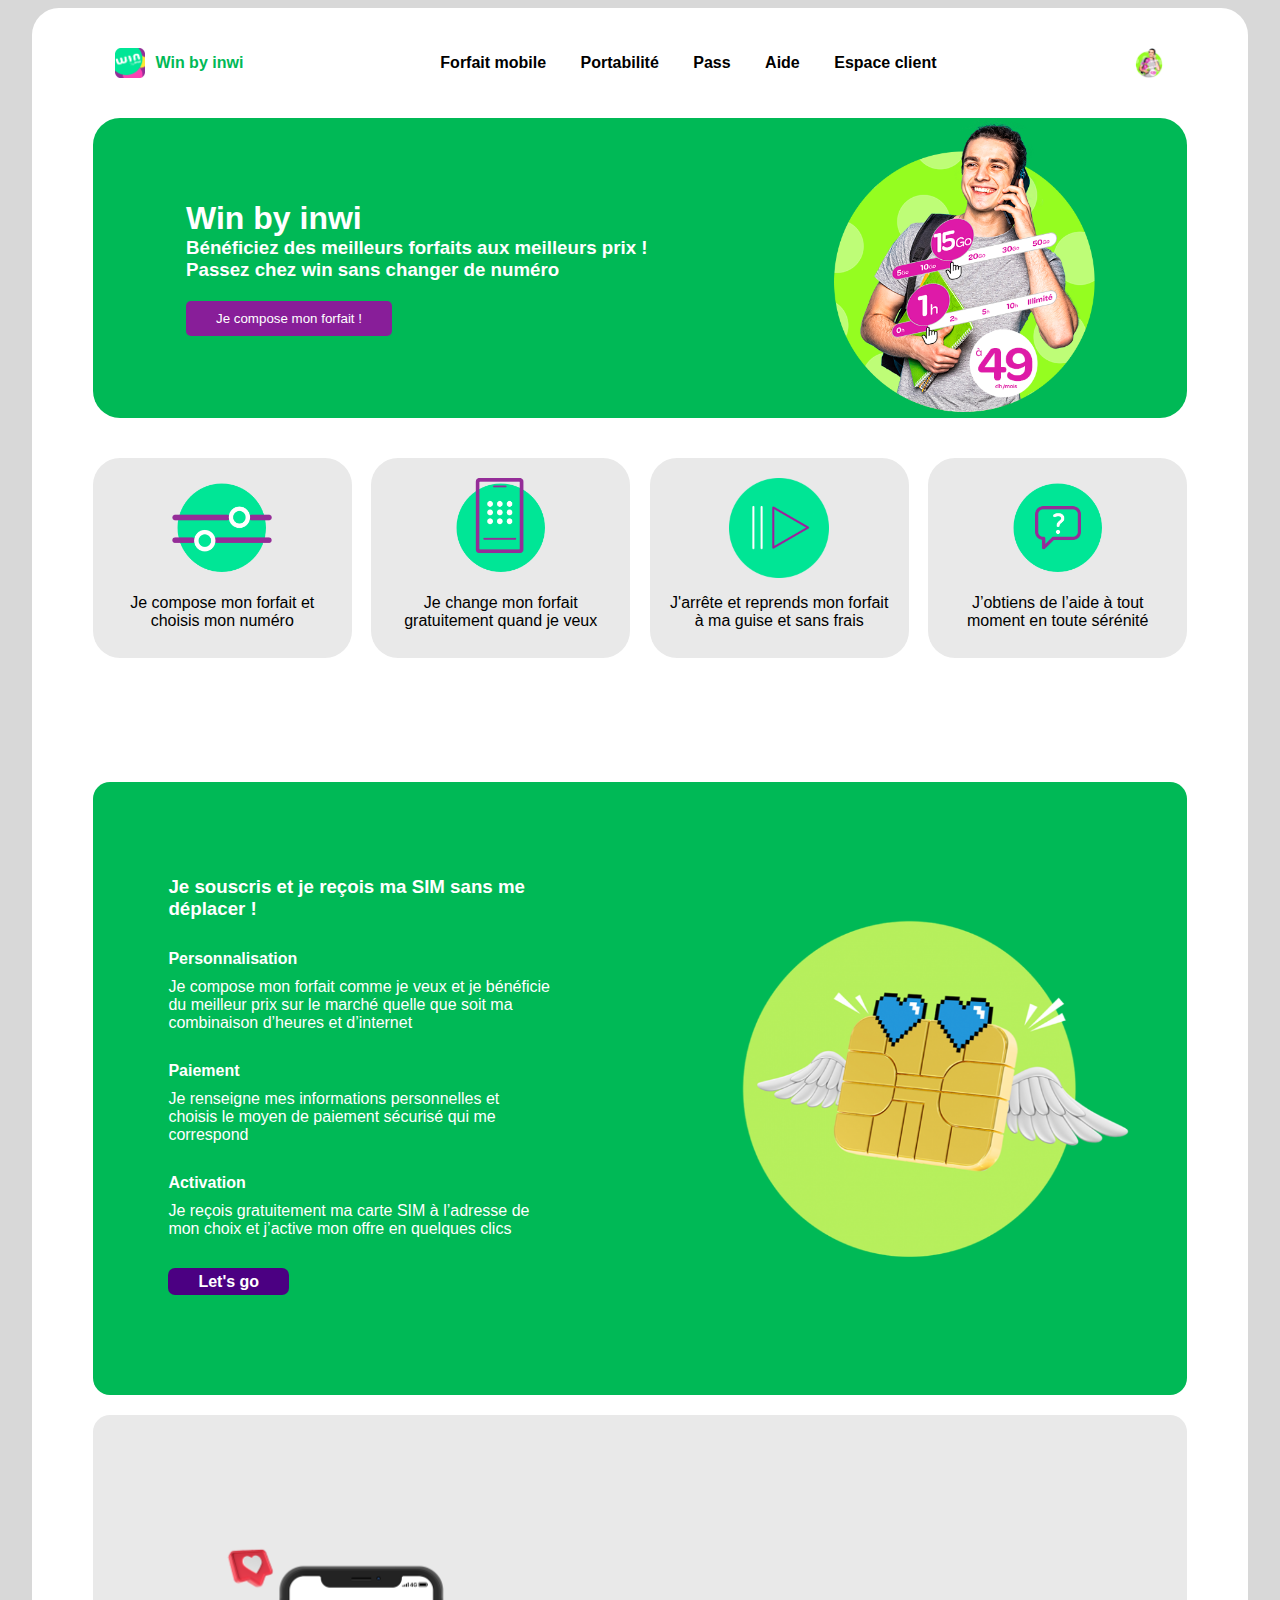
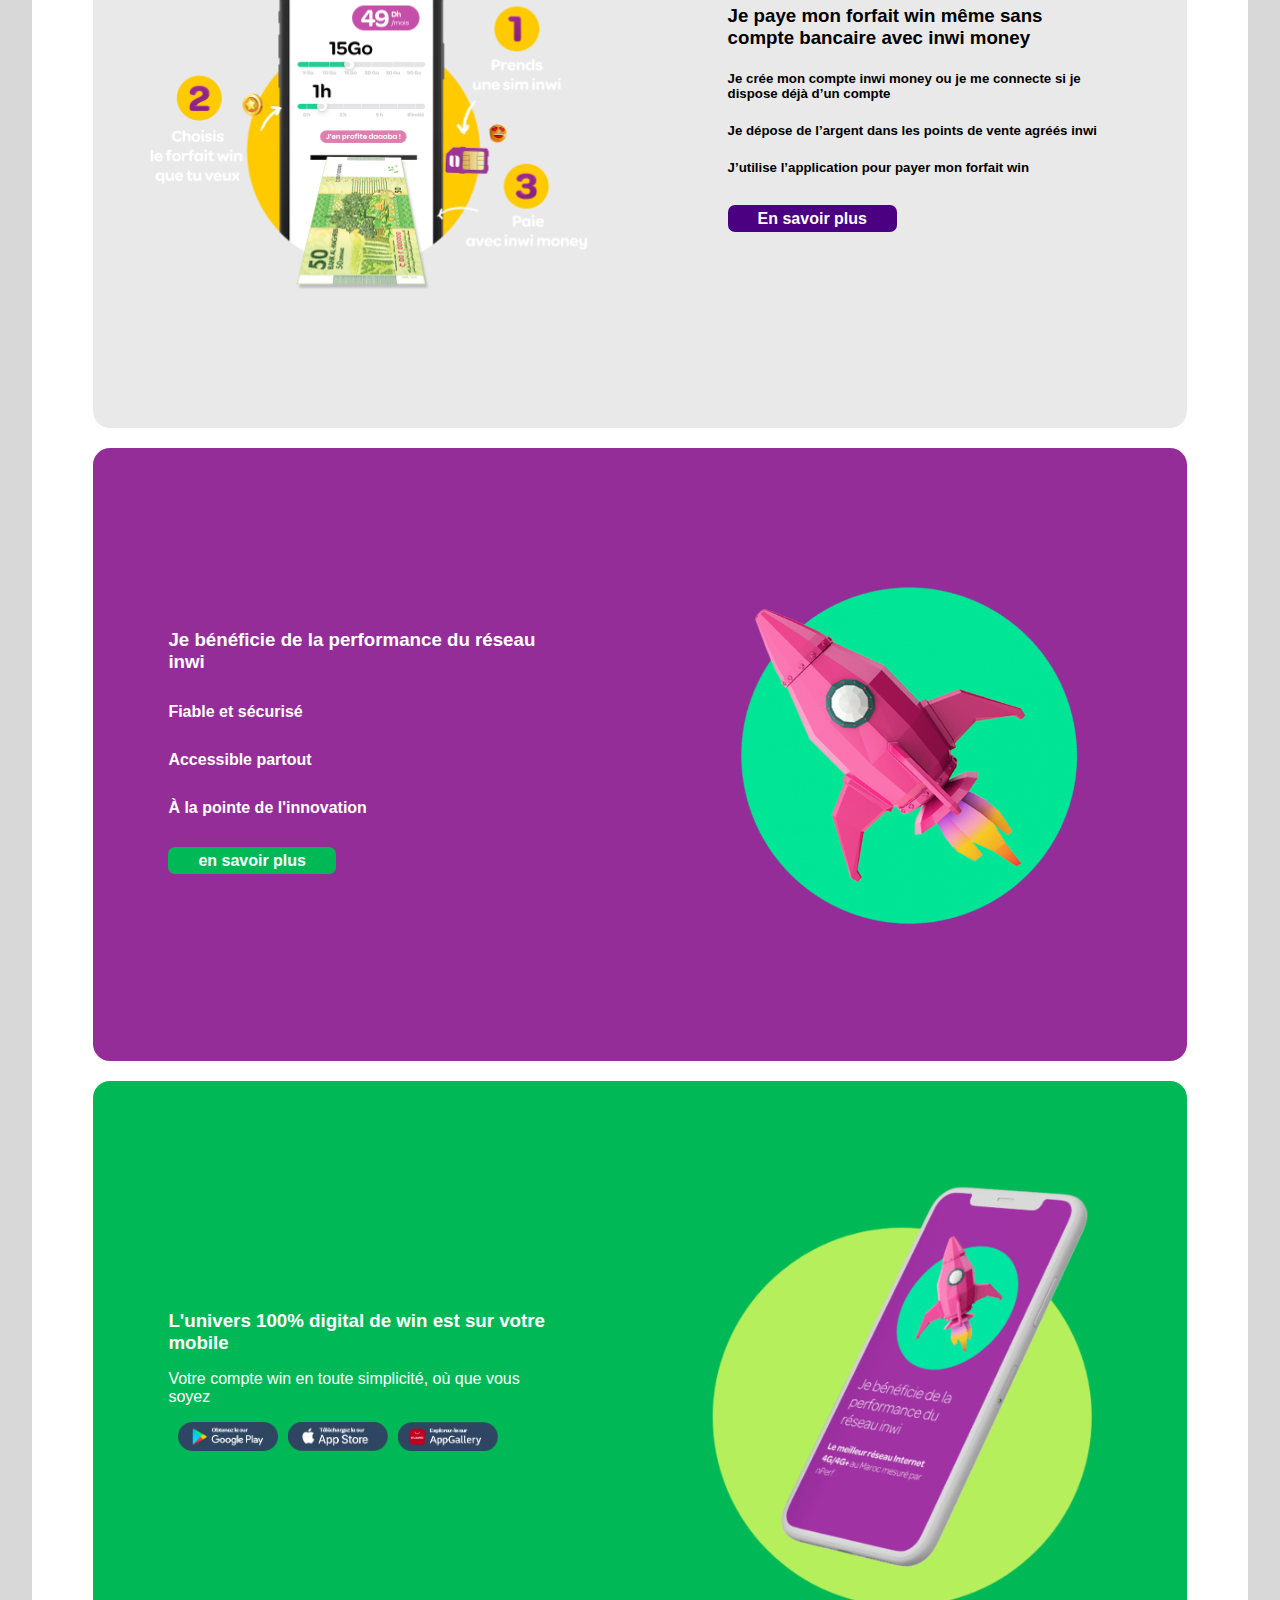
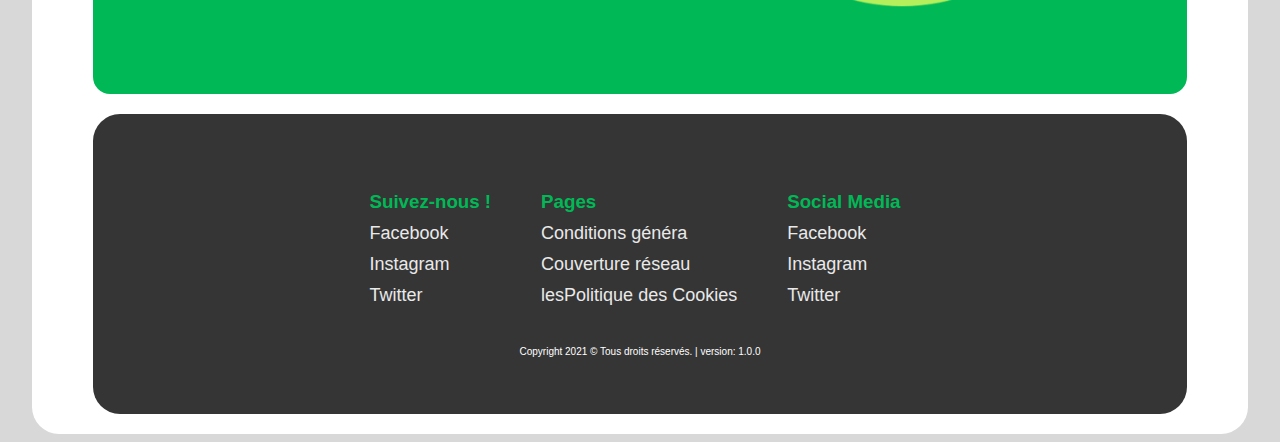
<file: index.html>
<!DOCTYPE html>
<html lang="en">

<head>
    <meta charset="UTF-8">
    <link rel="stylesheet" href="men.css">
    <link rel="shortcut icon" href="images/1200x630wa-removebg-preview.png" type="image/x-icon">
    <meta http-equiv="X-UA-Compatible" content="IE=edge">
    <link rel="stylesheet" href="https://pro.fontawesome.com/releases/v5.10.0/css/all.css"
        integrity="sha384-AYmEC3Yw5cVb3ZcuHtOA93w35dYTsvhLPVnYs9eStHfGJvOvKxVfELGroGkvsg+p" crossorigin="anonymous" />
    <meta name="viewport" content="width=device-width, initial-scale=1.0">
    <title>Win by Inwi</title>
</head>

<body>
    <div class="all-content">
        <div class="navigationbar">
            <i id="only-mobile" onclick="showhidNav()" class="fas fa-bars "></i>
            <div class="logo">
                <a class="logo" href="index.html"><img src="images/1200x630wa-removebg-preview.png" width="30" alt=""
                        srcset=""> Win
                    by inwi</a>
            </div>
            <div id="nanigation" class="nanigation hide">
                <a href="Forfaitmobile.html">Forfait mobile</a>
                <a href="portabilite.html">Portabilité</a>
                <a href="pass.html">Pass</a>
                <a href="aide.html">Aide</a>
                <a href="login.html">Espace client</a>
            </div>
            <div class="left-nav-items">
                <i class="fas fa-shopping-cart"></i>
                <div id="langue"><i class="fas fa-globe-europe"></i></div>
                <img src="images/sider.png" width="30" alt="" srcset="">
            </div>
        </div>
        <div class="slider">
            <div id="slider-items">
                <div>
                    <h1>Win by inwi</h1>
                    <h3>Bénéficiez des meilleurs forfaits aux meilleurs prix ! </h3>
                    <h3>Passez chez win sans changer de numéro </h3>
                </div>
                <button>Je compose mon forfait !</button>
            </div>
            <img src="images/sider.png" alt="" srcset="">
        </div>
        <div class="services">
            <div class="service-card">
                <img src="images/ser1.png" width="100" height="100" alt="" srcset="">
                <p>Je compose mon forfait et choisis mon numéro</p>
            </div>
            <div class="service-card">
                <img src="images/ser2.png" width="100" height="100" alt="" srcset="">
                <p>Je change mon forfait gratuitement quand je veux </p>
            </div>
            <div class="service-card">
                <img src="images/ser3.png" width="100" height="100" alt="" srcset="">
                <p>J'arrête et reprends mon forfait à ma guise et sans frais</p>
            </div>
            <div class="service-card">
                <img src="images/ser4.png" width="100" height="100" alt="" srcset="">
                <p>J’obtiens de l’aide à tout moment en toute sérénité</p>
            </div>
        </div>
        <!--  -->
        <div class="win-info green">
            <div class="info-text white-text">
                <h3>Je souscris et je reçois ma SIM sans me déplacer !</h3>
                <div class="info-content">
                    <h4><i class="fas fa-chevron-circle-down"></i> Personnalisation</h4>
                    <p>
                        Je compose mon forfait comme je veux et je bénéficie du meilleur prix sur le marché quelle que
                        soit
                        ma combinaison d’heures et d’internet
                    </p>
                </div>
                <div class="info-content">
                    <h4><i class="fas fa-chevron-circle-down"></i> Paiement </h4>
                    <p>
                        Je renseigne mes informations personnelles et choisis le moyen de paiement sécurisé qui me
                        correspond
                    </p>
                </div>
                <div class="info-content">
                    <h4><i class="fas fa-chevron-circle-down"></i> Activation</h4>
                    <p>
                        Je reçois gratuitement ma carte SIM à l’adresse de mon choix et j’active mon offre en quelques
                        clics
                    </p>
                </div>
                <div class="Lets-go">
                    <a href=""> Let's go</a>
                </div>
            </div>
            <img src="images/win1.png" alt="" srcset="">
        </div>
        <!--  -->
        <div class="win-info darkwhite">
            <img src="images/sider1.png" alt="" srcset="">
            <div class="info-text black-text">
                <h3>Je paye mon forfait win même sans compte bancaire avec inwi money</h3>
                <div class="info-content">
                    <h5><i class="fas fa-chevron-circle-down"></i> Je crée mon compte inwi money ou je me connecte si je
                        dispose déjà d’un compte</h5>
                </div>
                <div class="info-content">
                    <h5><i class="fas fa-chevron-circle-down"></i> Je dépose de l’argent dans les points de vente agréés
                        inwi </h5>
                </div>
                <div class="info-content">
                    <h5><i class="fas fa-chevron-circle-down"></i> J’utilise l’application pour payer mon forfait win
                    </h5>
                </div>
                <div class="Lets-go">
                    <a href=""> En savoir plus</a>
                </div>
            </div>
        </div>
        <!--  -->
        <div class="win-info inwi-color">
            <div class="info-text white-text">
                <h3>Je bénéficie de la performance du réseau inwi</h3>
                <div class="info-content">
                    <h4><i class="fas fa-chevron-circle-down"></i> Fiable et sécurisé</h4>
                </div>
                <div class="info-content">
                    <h4><i class="fas fa-chevron-circle-down"></i> Accessible partout </h4>
                </div>
                <div class="info-content">
                    <h4><i class="fas fa-chevron-circle-down"></i> À la pointe de l'innovation</h4>
                </div>
                <div class="Lets-go ">
                    <a class="green" href=""> en savoir plus</a>
                </div>
            </div>
            <img src="images/arm.png" alt="" srcset="">
        </div>
        <!--  -->
        <div class="win-info green">
            <div class="info-text white-text">
                <h3>L'univers 100% digital de win est sur votre mobile</h3>
                <p>Votre compte win en toute simplicité, où que vous soyez</p>
                <div class="app-content">
                    <div class="info-content">
                        <a href="http://"><img src="images/google-play.png" alt="" srcset=""></a>
                    </div>
                    <div class="info-content">
                        <a href="http://"><img src="images/app-store.png" alt="" srcset=""></a>
                    </div>
                    <div class="info-content">
                        <a href="http://"><img src="images/app-galery.png" alt="" srcset=""></a>
                    </div>
                </div>
                <!-- <div class="Lets-go ">
                    <a class="green" href=""> en savoir plus</a>
                </div> -->
            </div>
            <img src="images/phone.png" alt="" srcset="">
        </div>
        <footer>
            <div class="footer">
                <div class="foter-item">
                    <h3>Suivez-nous !</h3>
                    <a href="http://"><i class="fab fa-facebook"></i> Facebook</a>
                    <a href="http://"><i class="fab fa-instagram"></i> Instagram</a>
                    <a href="http://"><i class="fab fa-twitter"></i> Twitter</a>
                </div>
                <div class="foter-item">
                    <h3>Pages</h3>
                    <a href="http://"> Conditions généra</a>
                    <a href="http://"> Couverture réseau</a>
                    <a href="http://"> lesPolitique des Cookies</a>
                </div>
                <div class="foter-item">
                    <h3>Social Media</h3>
                    <a href="http://"><i class="fab fa-facebook"></i> Facebook</a>
                    <a href="http://"><i class="fab fa-instagram"></i> Instagram</a>
                    <a href="http://"><i class="fab fa-twitter"></i> Twitter</a>
                </div>
            </div>
            <p>Copyright 2021 © Tous droits réservés. | version: 1.0.0</p>
        </footer>
    </div>
    <!-- js -->
    <script src="min.js"></script>
</body>

</html>
</file>
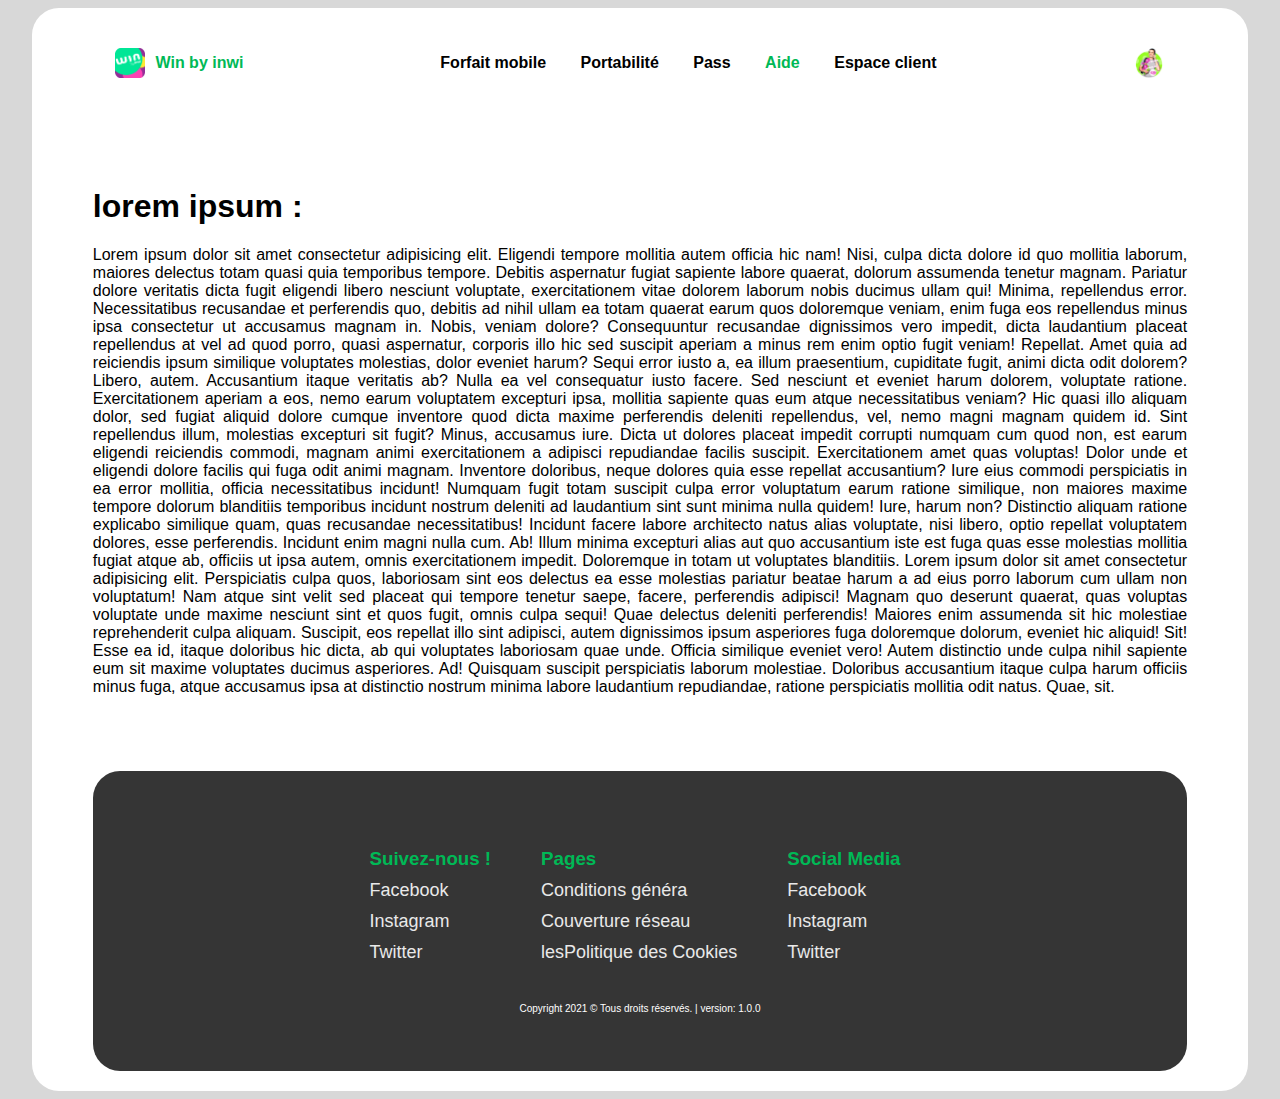
<file: aide.html>
<!DOCTYPE html>
<html lang="en">

<head>
    <meta charset="UTF-8">
    <link rel="stylesheet" href="men.css">
    <meta http-equiv="X-UA-Compatible" content="IE=edge">
    <link rel="shortcut icon" href="images/1200x630wa-removebg-preview.png" type="image/x-icon">
    <link rel="stylesheet" href="https://pro.fontawesome.com/releases/v5.10.0/css/all.css"
        integrity="sha384-AYmEC3Yw5cVb3ZcuHtOA93w35dYTsvhLPVnYs9eStHfGJvOvKxVfELGroGkvsg+p" crossorigin="anonymous" />
    <meta name="viewport" content="width=device-width, initial-scale=1.0">
    <title>aide-win</title>
</head>

<body>
    <div class="all-content">
        <div class="navigationbar">
            <i id="only-mobile" onclick="showhidNav()" class="fas fa-bars "></i>
            <div class="logo">
                <a class="logo" href="index.html"><img src="images/1200x630wa-removebg-preview.png" width="30" alt=""
                        srcset=""> Win
                    by inwi</a>
            </div>
            <div id="nanigation" class="nanigation hide">
                <a href="Forfaitmobile.html">Forfait mobile</a>
                <a href="portabilite.html">Portabilité</a>
                <a href="pass.html">Pass</a>
                <a class="activenave" href="aide.html">Aide</a>
                <a href="login.html">Espace client</a>
            </div>
            <div class="left-nav-items">
                <i class="fas fa-shopping-cart"></i>
                <div id="langue"><i class="fas fa-globe-europe"></i></div>
                <img src="images/sider.png" width="30" alt="" srcset="">
            </div>
        </div>
        <!-- aide -->
        <div class="win-info">
            <div>
                <h1 style="color: black !important;">lorem ipsum :</h3>
                    <p style="text-align: justify;">Lorem ipsum dolor sit amet consectetur adipisicing elit. Eligendi
                        tempore
                        mollitia autem officia hic nam!
                        Nisi, culpa dicta dolore id quo mollitia laborum, maiores delectus totam quasi quia temporibus
                        tempore.
                        Debitis aspernatur fugiat sapiente labore quaerat, dolorum assumenda tenetur magnam. Pariatur
                        dolore
                        veritatis dicta fugit eligendi libero nesciunt voluptate, exercitationem vitae dolorem laborum
                        nobis
                        ducimus ullam qui! Minima, repellendus error.
                        Necessitatibus recusandae et perferendis quo, debitis ad nihil ullam ea totam quaerat earum quos
                        doloremque veniam, enim fuga eos repellendus minus ipsa consectetur ut accusamus magnam in.
                        Nobis,
                        veniam dolore?
                        Consequuntur recusandae dignissimos vero impedit, dicta laudantium placeat repellendus at vel ad
                        quod
                        porro, quasi aspernatur, corporis illo hic sed suscipit aperiam a minus rem enim optio fugit
                        veniam!
                        Repellat.
                        Amet quia ad reiciendis ipsum similique voluptates molestias, dolor eveniet harum? Sequi error
                        iusto
                        a,
                        ea illum praesentium, cupiditate fugit, animi dicta odit dolorem? Libero, autem. Accusantium
                        itaque
                        veritatis ab?
                        Nulla ea vel consequatur iusto facere. Sed nesciunt et eveniet harum dolorem, voluptate ratione.
                        Exercitationem aperiam a eos, nemo earum voluptatem excepturi ipsa, mollitia sapiente quas eum
                        atque
                        necessitatibus veniam?
                        Hic quasi illo aliquam dolor, sed fugiat aliquid dolore cumque inventore quod dicta maxime
                        perferendis
                        deleniti repellendus, vel, nemo magni magnam quidem id. Sint repellendus illum, molestias
                        excepturi
                        sit
                        fugit?
                        Minus, accusamus iure. Dicta ut dolores placeat impedit corrupti numquam cum quod non, est earum
                        eligendi reiciendis commodi, magnam animi exercitationem a adipisci repudiandae facilis
                        suscipit.
                        Exercitationem amet quas voluptas!
                        Dolor unde et eligendi dolore facilis qui fuga odit animi magnam. Inventore doloribus, neque
                        dolores
                        quia esse repellat accusantium? Iure eius commodi perspiciatis in ea error mollitia, officia
                        necessitatibus incidunt!
                        Numquam fugit totam suscipit culpa error voluptatum earum ratione similique, non maiores maxime
                        tempore
                        dolorum blanditiis temporibus incidunt nostrum deleniti ad laudantium sint sunt minima nulla
                        quidem!
                        Iure, harum non?
                        Distinctio aliquam ratione explicabo similique quam, quas recusandae necessitatibus! Incidunt
                        facere
                        labore architecto natus alias voluptate, nisi libero, optio repellat voluptatem dolores, esse
                        perferendis. Incidunt enim magni nulla cum. Ab!
                        Illum minima excepturi alias aut quo accusantium iste est fuga quas esse molestias mollitia
                        fugiat
                        atque
                        ab, officiis ut ipsa autem, omnis exercitationem impedit. Doloremque in totam ut voluptates
                        blanditiis.
                        Lorem ipsum dolor sit amet consectetur adipisicing elit. Perspiciatis culpa quos, laboriosam
                        sint
                        eos
                        delectus ea esse molestias pariatur beatae harum a ad eius porro laborum cum ullam non
                        voluptatum!
                        Nam atque sint velit sed placeat qui tempore tenetur saepe, facere, perferendis adipisci! Magnam
                        quo
                        deserunt quaerat, quas voluptas voluptate unde maxime nesciunt sint et quos fugit, omnis culpa
                        sequi!
                        Quae delectus deleniti perferendis! Maiores enim assumenda sit hic molestiae reprehenderit culpa
                        aliquam. Suscipit, eos repellat illo sint adipisci, autem dignissimos ipsum asperiores fuga
                        doloremque
                        dolorum, eveniet hic aliquid! Sit!
                        Esse ea id, itaque doloribus hic dicta, ab qui voluptates laboriosam quae unde. Officia
                        similique
                        eveniet vero! Autem distinctio unde culpa nihil sapiente eum sit maxime voluptates ducimus
                        asperiores.
                        Ad!
                        Quisquam suscipit perspiciatis laborum molestiae. Doloribus accusantium itaque culpa harum
                        officiis
                        minus fuga, atque accusamus ipsa at distinctio nostrum minima labore laudantium repudiandae,
                        ratione
                        perspiciatis mollitia odit natus. Quae, sit.
                    </p>
            </div>
        </div>
        <footer>
            <div class="footer">
                <div class="foter-item">
                    <h3>Suivez-nous !</h3>
                    <a href="http://"><i class="fab fa-facebook"></i> Facebook</a>
                    <a href="http://"><i class="fab fa-instagram"></i> Instagram</a>
                    <a href="http://"><i class="fab fa-twitter"></i> Twitter</a>
                </div>
                <div class="foter-item">
                    <h3>Pages</h3>
                    <a href="http://"> Conditions généra</a>
                    <a href="http://"> Couverture réseau</a>
                    <a href="http://"> lesPolitique des Cookies</a>
                </div>
                <div class="foter-item">
                    <h3>Social Media</h3>
                    <a href="http://"><i class="fab fa-facebook"></i> Facebook</a>
                    <a href="http://"><i class="fab fa-instagram"></i> Instagram</a>
                    <a href="http://"><i class="fab fa-twitter"></i> Twitter</a>
                </div>
            </div>
            <p>Copyright 2021 © Tous droits réservés. | version: 1.0.0</p>
        </footer>
        <!-- js -->
        <script src="min.js"></script>
</body>
<style>

</style>

</html>
</file>
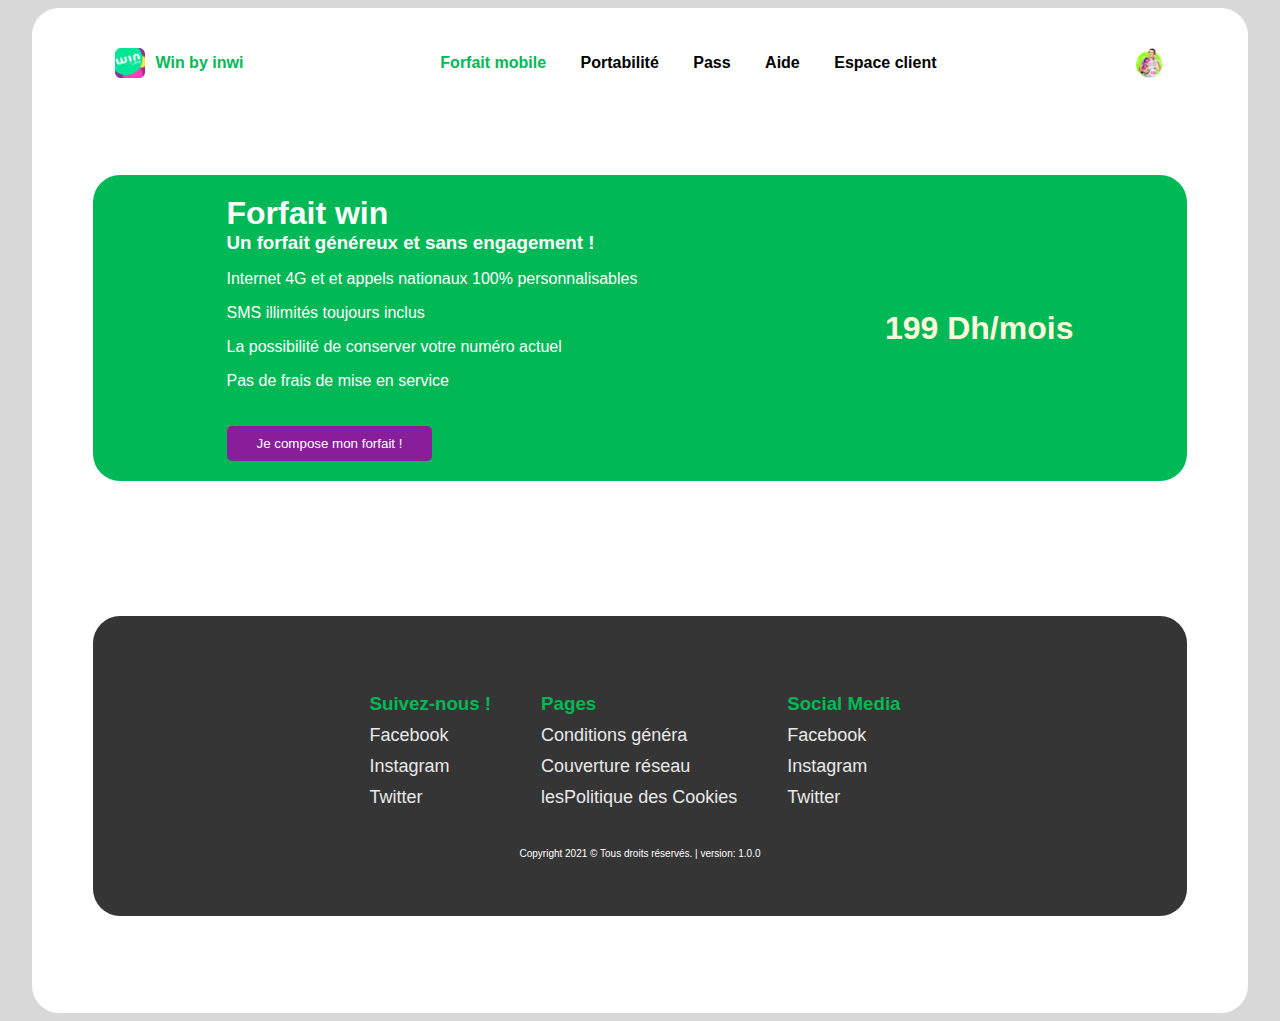
<file: Forfaitmobile.html>
<!DOCTYPE html>
<html lang="en">

<head>
    <meta charset="UTF-8">
    <link rel="stylesheet" href="men.css">
    <meta http-equiv="X-UA-Compatible" content="IE=edge">
    <link rel="shortcut icon" href="images/1200x630wa-removebg-preview.png" type="image/x-icon">
    <link rel="stylesheet" href="https://pro.fontawesome.com/releases/v5.10.0/css/all.css"
        integrity="sha384-AYmEC3Yw5cVb3ZcuHtOA93w35dYTsvhLPVnYs9eStHfGJvOvKxVfELGroGkvsg+p" crossorigin="anonymous" />
    <meta name="viewport" content="width=device-width, initial-scale=1.0">
    <title>Forfait-win</title>
</head>

<body>
    <div class="all-content">
        <div class="navigationbar">
            <i id="only-mobile" onclick="showhidNav()" class="fas fa-bars "></i>
            <div class="logo">
                <a class="logo" href="index.html"><img src="images/1200x630wa-removebg-preview.png" width="30" alt=""
                        srcset=""> Win
                    by inwi</a>
            </div>
            <div id="nanigation" class="nanigation hide">
                <a class="activenave" href="Forfaitmobile.html">Forfait mobile</a>
                <a href="portabilite.html">Portabilité</a>
                <a href="pass.html">Pass</a>
                <a href="aide.html">Aide</a>
                <a href="login.html">Espace client</a>
            </div>
            <div class="left-nav-items">
                <i class="fas fa-shopping-cart"></i>
                <div id="langue"><i class="fas fa-globe-europe"></i></div>
                <img src="images/sider.png" width="30" alt="" srcset="">
            </div>
        </div>
        <div class="all-content">
            <div class="slider">
                <div id="slider-items">
                    <div>
                        <h1>Forfait win</h1>
                        <h3>Un forfait généreux et sans engagement ! </h3>
                        <p>Internet 4G et et appels nationaux 100% personnalisables</p>
                        <p>SMS illimités toujours inclus</p>
                        <p>La possibilité de conserver votre numéro actuel</p>
                        <p>Pas de frais de mise en service</p>
                    </div>
                    <button>Je compose mon forfait !</button>
                </div>
                <div class="slid-left">
                    <h1>199 Dh/mois</h1>
                </div>
            </div>
            <!--  -->
            <footer>
                <div class="footer">
                    <div class="foter-item">
                        <h3>Suivez-nous !</h3>
                        <a href="http://"><i class="fab fa-facebook"></i> Facebook</a>
                        <a href="http://"><i class="fab fa-instagram"></i> Instagram</a>
                        <a href="http://"><i class="fab fa-twitter"></i> Twitter</a>
                    </div>
                    <div class="foter-item">
                        <h3>Pages</h3>
                        <a href="http://"> Conditions généra</a>
                        <a href="http://"> Couverture réseau</a>
                        <a href="http://"> lesPolitique des Cookies</a>
                    </div>
                    <div class="foter-item">
                        <h3>Social Media</h3>
                        <a href="http://"><i class="fab fa-facebook"></i> Facebook</a>
                        <a href="http://"><i class="fab fa-instagram"></i> Instagram</a>
                        <a href="http://"><i class="fab fa-twitter"></i> Twitter</a>
                    </div>
                </div>
                <p>Copyright 2021 © Tous droits réservés. | version: 1.0.0</p>
            </footer>
            <!-- js -->
            <script src="min.js"></script>
</body>
<style>
    .slid-left {
        color: cornsilk;
    }
</style>

</html>
</file>
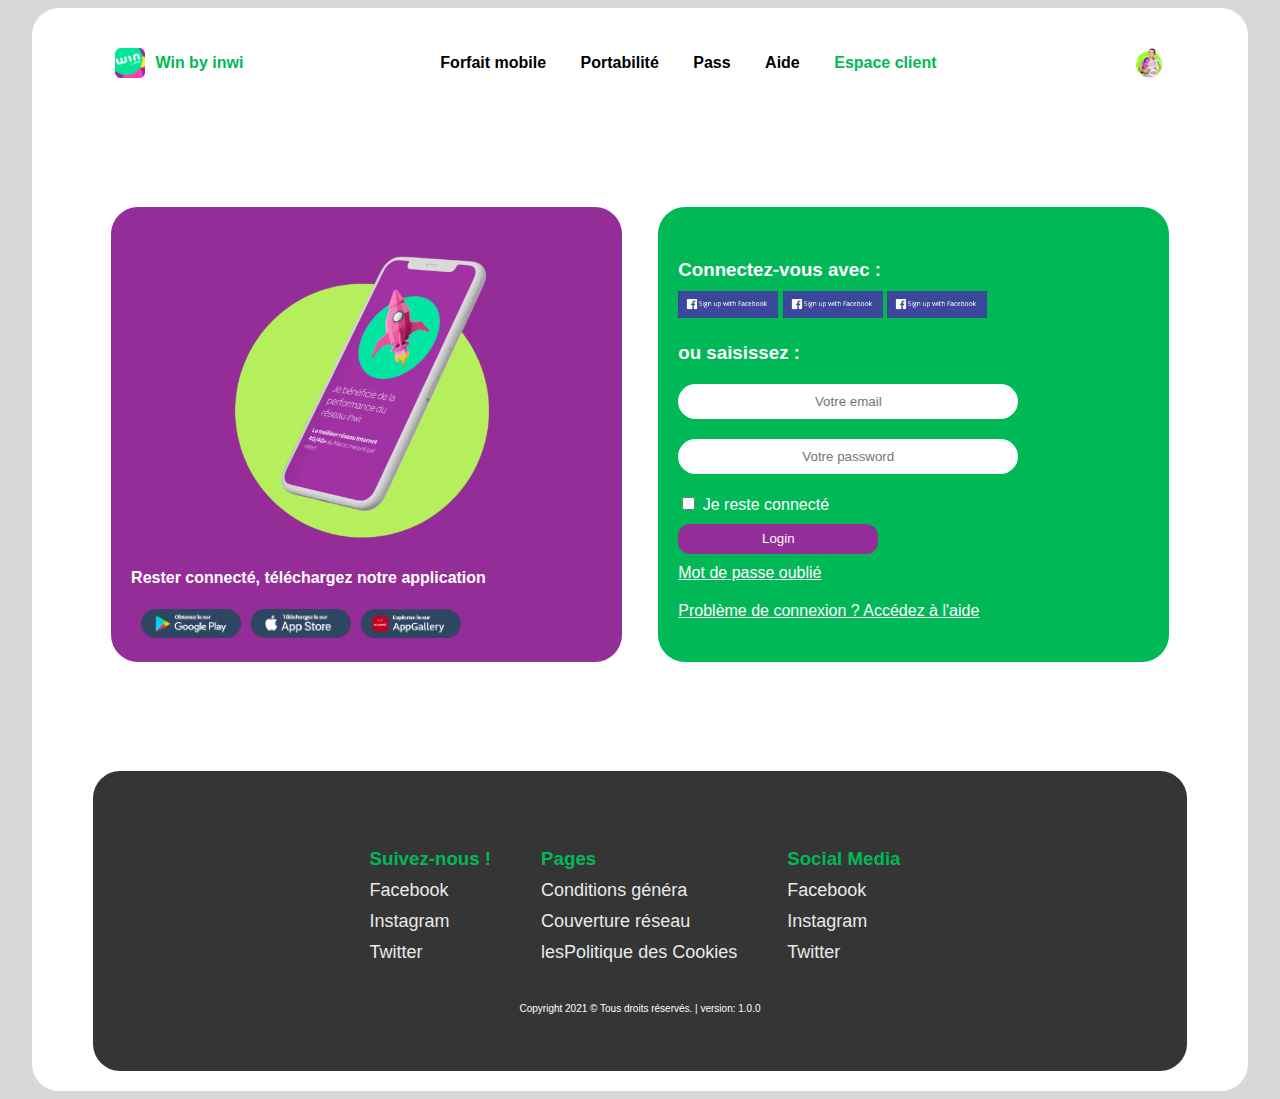
<file: login.html>
<!DOCTYPE html>
<html lang="en">

<head>
    <meta charset="UTF-8">
    <link rel="stylesheet" href="men.css">
    <meta http-equiv="X-UA-Compatible" content="IE=edge">
    <link rel="shortcut icon" href="images/1200x630wa-removebg-preview.png" type="image/x-icon">
    <link rel="stylesheet" href="https://pro.fontawesome.com/releases/v5.10.0/css/all.css"
        integrity="sha384-AYmEC3Yw5cVb3ZcuHtOA93w35dYTsvhLPVnYs9eStHfGJvOvKxVfELGroGkvsg+p" crossorigin="anonymous" />
    <meta name="viewport" content="width=device-width, initial-scale=1.0">
    <title>Login-win</title>
</head>

<body>
    <div class="all-content">
        <div class="navigationbar">
            <i id="only-mobile" onclick="showhidNav()" class="fas fa-bars "></i>
            <div class="logo">
                <a class="logo" href="index.html"><img src="images/1200x630wa-removebg-preview.png" width="30" alt=""
                        srcset=""> Win
                    by inwi</a>
            </div>
            <div id="nanigation" class="nanigation hide">
                <a href="Forfaitmobile.html">Forfait mobile</a>
                <a href="portabilite.html">Portabilité</a>
                <a href="pass.html">Pass</a>
                <a href="aide.html">Aide</a>
                <a class="activenave" href="login.html">Espace client</a>
            </div>

            <div class="left-nav-items">
                <i class="fas fa-shopping-cart"></i>
                <div id="langue"><i class="fas fa-globe-europe"></i></div>
                <img src="images/sider.png" width="30" alt="" srcset="">
            </div>
        </div>
        <!-- login -->
        <div class="win-info ">

            <div class="login-content inwi-color white-text">
                <img class="phone" src="images/phone.png" alt="" srcset="">
                <h4>Rester connecté, téléchargez notre application</h4>
                <div class="app-content">
                    <div class="info-content">
                        <a href="http://"><img src="images/google-play.png" alt="" srcset=""></a>
                    </div>
                    <div class="info-content">
                        <a href="http://"><img src="images/app-store.png" alt="" srcset=""></a>
                    </div>
                    <div class="info-content">
                        <a href="http://"><img src="images/app-galery.png" alt="" srcset=""></a>
                    </div>
                </div>
            </div>
            <div class="login-content  green white-text">
                <h3>Connectez-vous avec :</h3>
                <div>
                    <img class="facebook-login-img" src="images/facebook.png" alt="" srcset="">
                    <img class="facebook-login-img" src="images/facebook.png" alt="" srcset="">
                    <img class="facebook-login-img" src="images/facebook.png" alt="" srcset="">
                </div>
                <h3>ou saisissez :</h3>
                <form action="">
                    <div class="input-item">
                        <input class="inputt" type="text" placeholder="Votre email" name="" id="">
                    </div>
                    <div class="input-item">
                        <input class="inputt" type="password" placeholder="Votre password" name="" id="">
                    </div>
                    <div class="input-item">
                        <input type="checkbox" name="" id="">
                        <label for="">Je reste connecté</label>
                    </div>
                    <input class="login-btn" type="submit" value="Login">
                    <a href="">Mot de passe oublié</a>
                    <a href="">Problème de connexion ? Accédez à l'aide</a>
                </form>
            </div>
        </div>
        <footer>
            <div class="footer">
                <div class="foter-item">
                    <h3>Suivez-nous !</h3>
                    <a href="http://"><i class="fab fa-facebook"></i> Facebook</a>
                    <a href="http://"><i class="fab fa-instagram"></i> Instagram</a>
                    <a href="http://"><i class="fab fa-twitter"></i> Twitter</a>
                </div>
                <div class="foter-item">
                    <h3>Pages</h3>
                    <a href="http://"> Conditions généra</a>
                    <a href="http://"> Couverture réseau</a>
                    <a href="http://"> lesPolitique des Cookies</a>
                </div>
                <div class="foter-item">
                    <h3>Social Media</h3>
                    <a href="http://"><i class="fab fa-facebook"></i> Facebook</a>
                    <a href="http://"><i class="fab fa-instagram"></i> Instagram</a>
                    <a href="http://"><i class="fab fa-twitter"></i> Twitter</a>
                </div>
            </div>
            <p>Copyright 2021 © Tous droits réservés. | version: 1.0.0</p>
        </footer>
        <!-- js -->
        <script src="min.js"></script>
</body>
<style>
    form {
        display: flex;
        flex-direction: column;
    }

    .login-content {
        padding: 20px;
        display: flex;
        min-width: 43%;
        margin-bottom: 10px;
        background-color: aquamarine;
        border-radius: 27px;
        min-height: 415px;
        flex-direction: column;
        justify-content: center;
    }

    .login-btn {
        width: 200px;
        height: 30px;
        border: none;
        color: white;
        border-radius: 12px;
        background: #952d98;
    }

    .input-item {
        margin-top: 10px;
        margin-bottom: 10px;
    }

    .phone {
        margin: auto;
        width: 300px !important;
    }

    .login-content h3 {
        margin-top: 20px;
        margin-bottom: 10px;
    }

    .facebook-login-img {
        width: 100px !important;
    }

    .inputt {
        border-radius: 29px;
        border: none;
        padding: 10px;
        width: 68%;
        text-align: center;
    }

    form a {
        margin-top: 10px;
        margin-bottom: 10px;
        color: white;
        /* text-decoration: none; */
    }

    @media screen and (max-width: 800px) {
        .inputt {
            border-radius: 29px;
            border: none;
            padding: 10px;
            width: 90%;
            text-align: center;
        }

        .login-content {
            min-width: 73%;
        }
    }
</style>

</html>
</file>
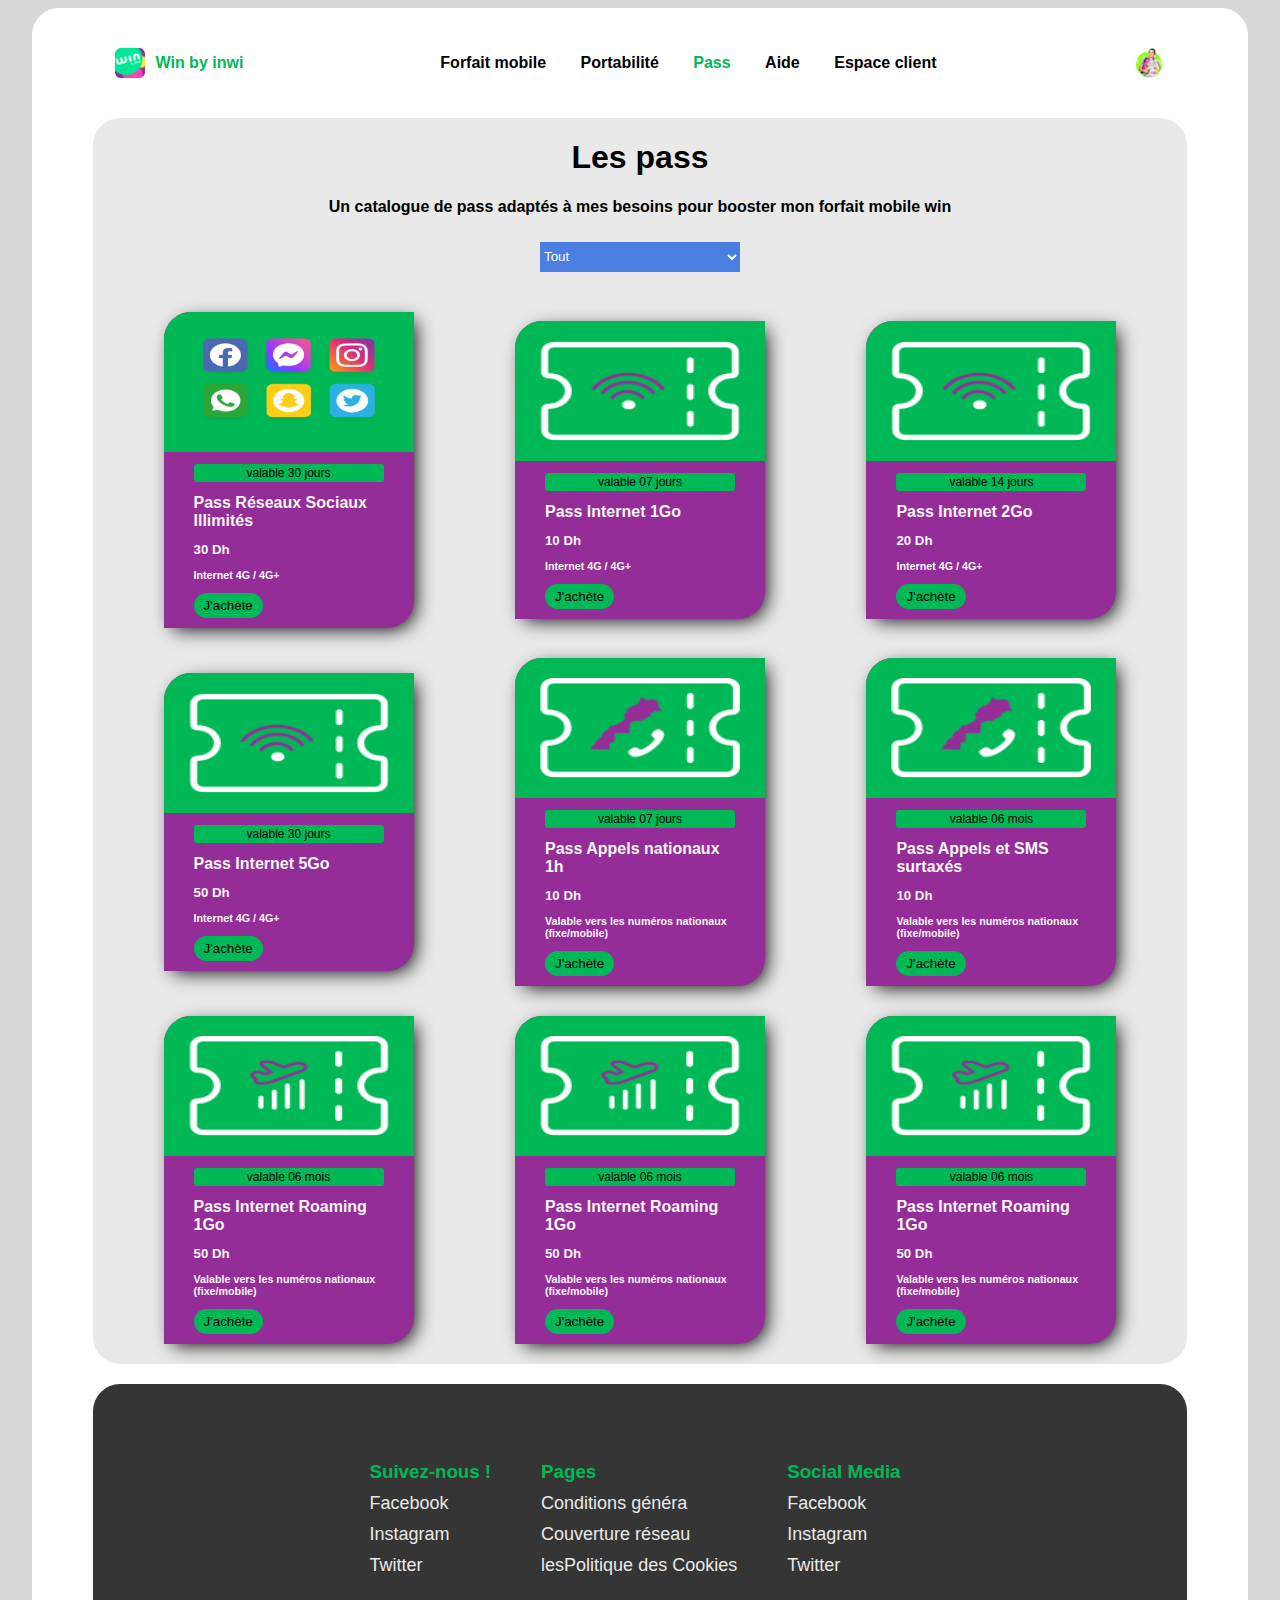
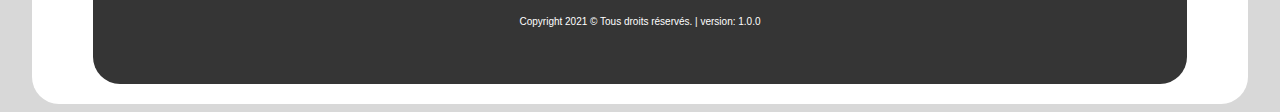
<file: pass.html>
<!DOCTYPE html>
<html lang="en">

<head>
    <meta charset="UTF-8">
    <link rel="stylesheet" href="men.css">
    <meta http-equiv="X-UA-Compatible" content="IE=edge">
    <link rel="shortcut icon" href="images/1200x630wa-removebg-preview.png" type="image/x-icon">
    <link rel="stylesheet" href="https://pro.fontawesome.com/releases/v5.10.0/css/all.css"
        integrity="sha384-AYmEC3Yw5cVb3ZcuHtOA93w35dYTsvhLPVnYs9eStHfGJvOvKxVfELGroGkvsg+p" crossorigin="anonymous" />
    <meta name="viewport" content="width=device-width, initial-scale=1.0">
    <title>pass-win</title>
</head>

<body>
    <div class="all-content">
        <div class="navigationbar">
            <i id="only-mobile" onclick="showhidNav()" class="fas fa-bars "></i>
            <div class="logo">
                <a class="logo" href="index.html"><img src="images/1200x630wa-removebg-preview.png" width="30" alt=""
                        srcset=""> Win
                    by inwi</a>
            </div>
            <div id="nanigation" class="nanigation hide">
                <a href="Forfaitmobile.html">Forfait mobile</a>
                <a href="portabilite.html">Portabilité</a>
                <a class="activenave" href="pass.html">Pass</a>
                <a href="aide.html">Aide</a>
                <a href="login.html">Espace client</a>
            </div>
            <div class="left-nav-items">
                <i class="fas fa-shopping-cart"></i>
                <div id="langue"><i class="fas fa-globe-europe"></i></div>
                <img src="images/sider.png" width="30" alt="" srcset="">
            </div>
        </div>
        <!-- pass -->
        <div class="pass darkwhite">
            <div class="pass-title ">
                <h1> Les pass</h1>
                <p>Un catalogue de pass adaptés à mes besoins pour booster mon forfait mobile win</p>
                <div class="select-type">
                    <select name="" id="">
                        <option value="">Tout</option>
                        <option value="">Social media</option>
                        <option value="">Pass internet 4G</option>
                        <option value="">SPass appels nationaux</option>
                        <option value="">Pass appels vers l'international</option>
                        <option value="">Pass roaming</option>
                    </select>
                </div>
            </div>
            <div class="cards">
                <!-- card -->
                <div class="card inwi-color">
                    <div class="immg green">
                        <img width="200" height="100" src="images/nejma6.png" alt="" srcset="">
                    </div>
                    <div class="card-content">
                        <p>valable 30 jours</p>
                        <h4> Pass Réseaux Sociaux Illimités</h4>
                        <h5> 30 Dh</h5>
                        <h6> Internet 4G / 4G+</h6>
                        <button><a href="">J'achète
                            </a></button>
                    </div>
                </div>
                <!-- card -->
                <div class="card inwi-color">
                    <div class="immg green">
                        <img width="200" height="100" src="images/internet.png" alt="" srcset="">
                    </div>
                    <div class="card-content">
                        <p>valable 07 jours</p>
                        <h4> Pass Internet 1Go</h4>
                        <h5> 10 Dh</h5>
                        <h6> Internet 4G / 4G+</h6>
                        <button><a href="">J'achète
                            </a></button>
                    </div>
                </div>
                <!-- card -->
                <div class="card inwi-color">
                    <div class="immg green">
                        <img width="200" height="100" src="images/internet.png" alt="" srcset="">
                    </div>
                    <div class="card-content">
                        <p>valable 14 jours</p>
                        <h4> Pass Internet 2Go</h4>
                        <h5> 20 Dh</h5>
                        <h6> Internet 4G / 4G+</h6>
                        <button><a href="">J'achète
                            </a></button>
                    </div>
                </div>
                <!-- card -->
                <div class="card inwi-color">
                    <div class="immg green">
                        <img width="200" height="100" src="images/internet.png" alt="" srcset="">
                    </div>
                    <div class="card-content">
                        <p>valable 30 jours</p>
                        <h4> Pass Internet 5Go</h4>
                        <h5> 50 Dh</h5>
                        <h6> Internet 4G / 4G+</h6>
                        <button><a href="">J'achète
                            </a></button>
                    </div>
                </div>
                <!-- card -->
                <div class="card inwi-color">
                    <div class="immg green">
                        <img width="200" height="100" src="images/appelnational.png" alt="" srcset="">
                    </div>
                    <div class="card-content">
                        <p>valable 07 jours</p>
                        <h4> Pass Appels nationaux 1h</h4>
                        <h5> 10 Dh</h5>
                        <h6> Valable vers les numéros nationaux (fixe/mobile)</h6>
                        <button><a href="">J'achète
                            </a></button>
                    </div>
                </div>
                <!-- card -->
                <div class="card inwi-color">
                    <div class="immg green">
                        <img width="200" height="100" src="images/appelnational.png" alt="" srcset="">
                    </div>
                    <div class="card-content">
                        <p>valable 06 mois</p>
                        <h4> Pass Appels et SMS surtaxés</h4>
                        <h5> 10 Dh</h5>
                        <h6> Valable vers les numéros nationaux (fixe/mobile)</h6>
                        <button><a href="">J'achète
                            </a></button>
                    </div>
                </div>
                <!-- card -->
                <div class="card inwi-color">
                    <div class="immg green">
                        <img width="200" height="100" src="images/plain.png" alt="" srcset="">
                    </div>
                    <div class="card-content">
                        <p>valable 06 mois</p>
                        <h4> Pass Internet Roaming 1Go</h4>
                        <h5> 50 Dh</h5>
                        <h6> Valable vers les numéros nationaux (fixe/mobile)</h6>
                        <button><a href="">J'achète
                            </a></button>
                    </div>
                </div>
                <!-- card -->
                <div class="card inwi-color">
                    <div class="immg green">
                        <img width="200" height="100" src="images/plain.png" alt="" srcset="">
                    </div>
                    <div class="card-content">
                        <p>valable 06 mois</p>
                        <h4> Pass Internet Roaming 1Go</h4>
                        <h5> 50 Dh</h5>
                        <h6> Valable vers les numéros nationaux (fixe/mobile)</h6>
                        <button><a href="">J'achète
                            </a></button>
                    </div>
                </div>
                <!-- card -->
                <div class="card inwi-color">
                    <div class="immg green">
                        <img width="200" height="100" src="images/plain.png" alt="" srcset="">
                    </div>
                    <div class="card-content">
                        <p>valable 06 mois</p>
                        <h4> Pass Internet Roaming 1Go</h4>
                        <h5> 50 Dh</h5>
                        <h6> Valable vers les numéros nationaux (fixe/mobile)</h6>
                        <button><a href="">J'achète
                            </a></button>
                    </div>
                </div>
            </div>
        </div>
        <footer>
            <div class="footer">
                <div class="foter-item">
                    <h3>Suivez-nous !</h3>
                    <a href="http://"><i class="fab fa-facebook"></i> Facebook</a>
                    <a href="http://"><i class="fab fa-instagram"></i> Instagram</a>
                    <a href="http://"><i class="fab fa-twitter"></i> Twitter</a>
                </div>
                <div class="foter-item">
                    <h3>Pages</h3>
                    <a href="http://"> Conditions généra</a>
                    <a href="http://"> Couverture réseau</a>
                    <a href="http://"> lesPolitique des Cookies</a>
                </div>
                <div class="foter-item">
                    <h3>Social Media</h3>
                    <a href="http://"><i class="fab fa-facebook"></i> Facebook</a>
                    <a href="http://"><i class="fab fa-instagram"></i> Instagram</a>
                    <a href="http://"><i class="fab fa-twitter"></i> Twitter</a>
                </div>
            </div>
            <p>Copyright 2021 © Tous droits réservés. | version: 1.0.0</p>
        </footer>
        <!-- js -->
        <script src="min.js"></script>
</body>
<style>
    .pass {
        display: flex;
        flex-direction: column;
        align-items: center;
        justify-content: space-around;
        width: 90%;
        min-height: 80vh;
        border-radius: 27px;
        /* background-color: blue; */
    }

    .immg {
        display: flex;
        align-items: center;
        border-top-left-radius: 27px;
        /* border-radius: 27px; */
        justify-content: center;
        width: 100%;
        height: 50%;
        background-color: whitesmoke;
    }

    .card-content {
        margin-left: 30px;
        margin-right: 30px;

    }

    .card-content h4,
    h5,
    h6,
    button {
        padding: 0;
        margin: 0;
        margin-top: 12px;
        color: whitesmoke;
    }

    .select-type {
        display: flex;
        align-items: center;
        justify-content: center;
        flex-wrap: wrap;
    }

    .select-type select {
        border: none;
        width: 200px;
        height: 30px;
        color: rgb(255, 255, 255);
        margin-left: 20px;
        margin: 0;
        margin-top: 10px;
        margin-bottom: 30px;
        background-color: rgba(3, 79, 221, 0.692);
    }

    .card-content p {
        text-align: center;
        border-radius: 3px;
        color: black;
        color: black;
        padding: 2px;
        font-size: 12px;
        background-color: #00b956;
    }

    .pass-title {
        margin-left: 20px;
        margin-right: 20px;
        font-weight: bold;
        color: black;
        align-items: center;
        text-align: center;
    }

    .cards {
        font-family: Arial, Helvetica, sans-serif;
        margin-left: 20px;
        margin-right: 20px;
        display: flex;
        align-items: center;
        flex-wrap: wrap;
        justify-content: space-around;
    }

    .card {
        width: 250px;
        margin: 10px;
        min-height: 250px;
        border-top-left-radius: 27px;
        border-bottom-right-radius: 27px;
        /* border-radius: 27px; */
        margin-bottom: 20px;
        -webkit-box-shadow: 5px 5px 19px -4px #000000;
        box-shadow: 5px 5px 19px -4px #000000;
    }

    .card:hover {
        width: 260px;
        min-height: 260px;
        border-top-left-radius: 27px;
        border-bottom-right-radius: 0px;
        border-bottom-left-radius: 27px;
        -webkit-box-shadow: 5px 5px 19px -4px #00b956 !important;
        box-shadow: 5px 5px 19px -4px #00b956 !important;
    }

    .card button {
        border: none;
        padding-left: 10px;
        padding-right: 10px;
        padding-top: 5px;
        padding-bottom: 5px;
        border-radius: 27px;
        color: black;
        margin-bottom: 10px;
        background-color: #00b956;
    }

    .card button a {
        text-decoration: none;
        color: black;

    }

    .card img {
        margin-top: 20px;
        margin-bottom: 20px;
    }
</style>

</html>
</file>
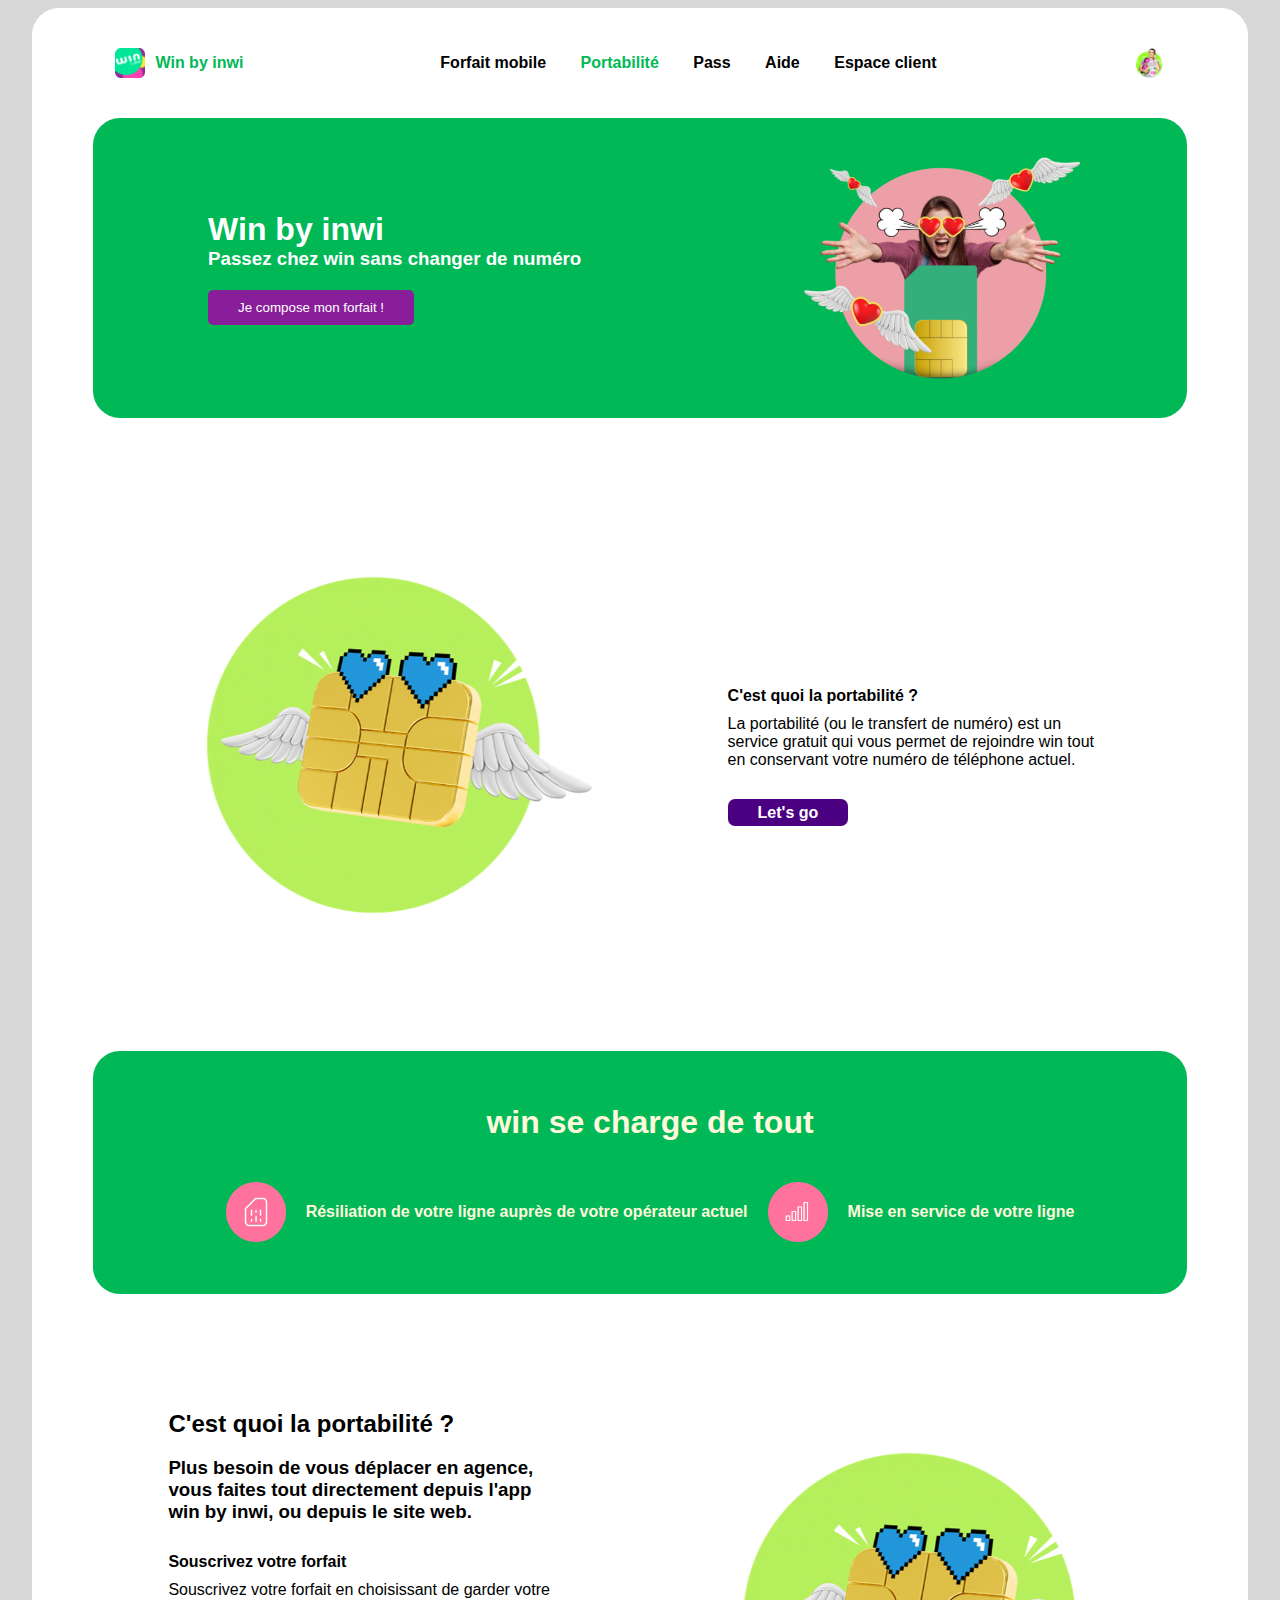
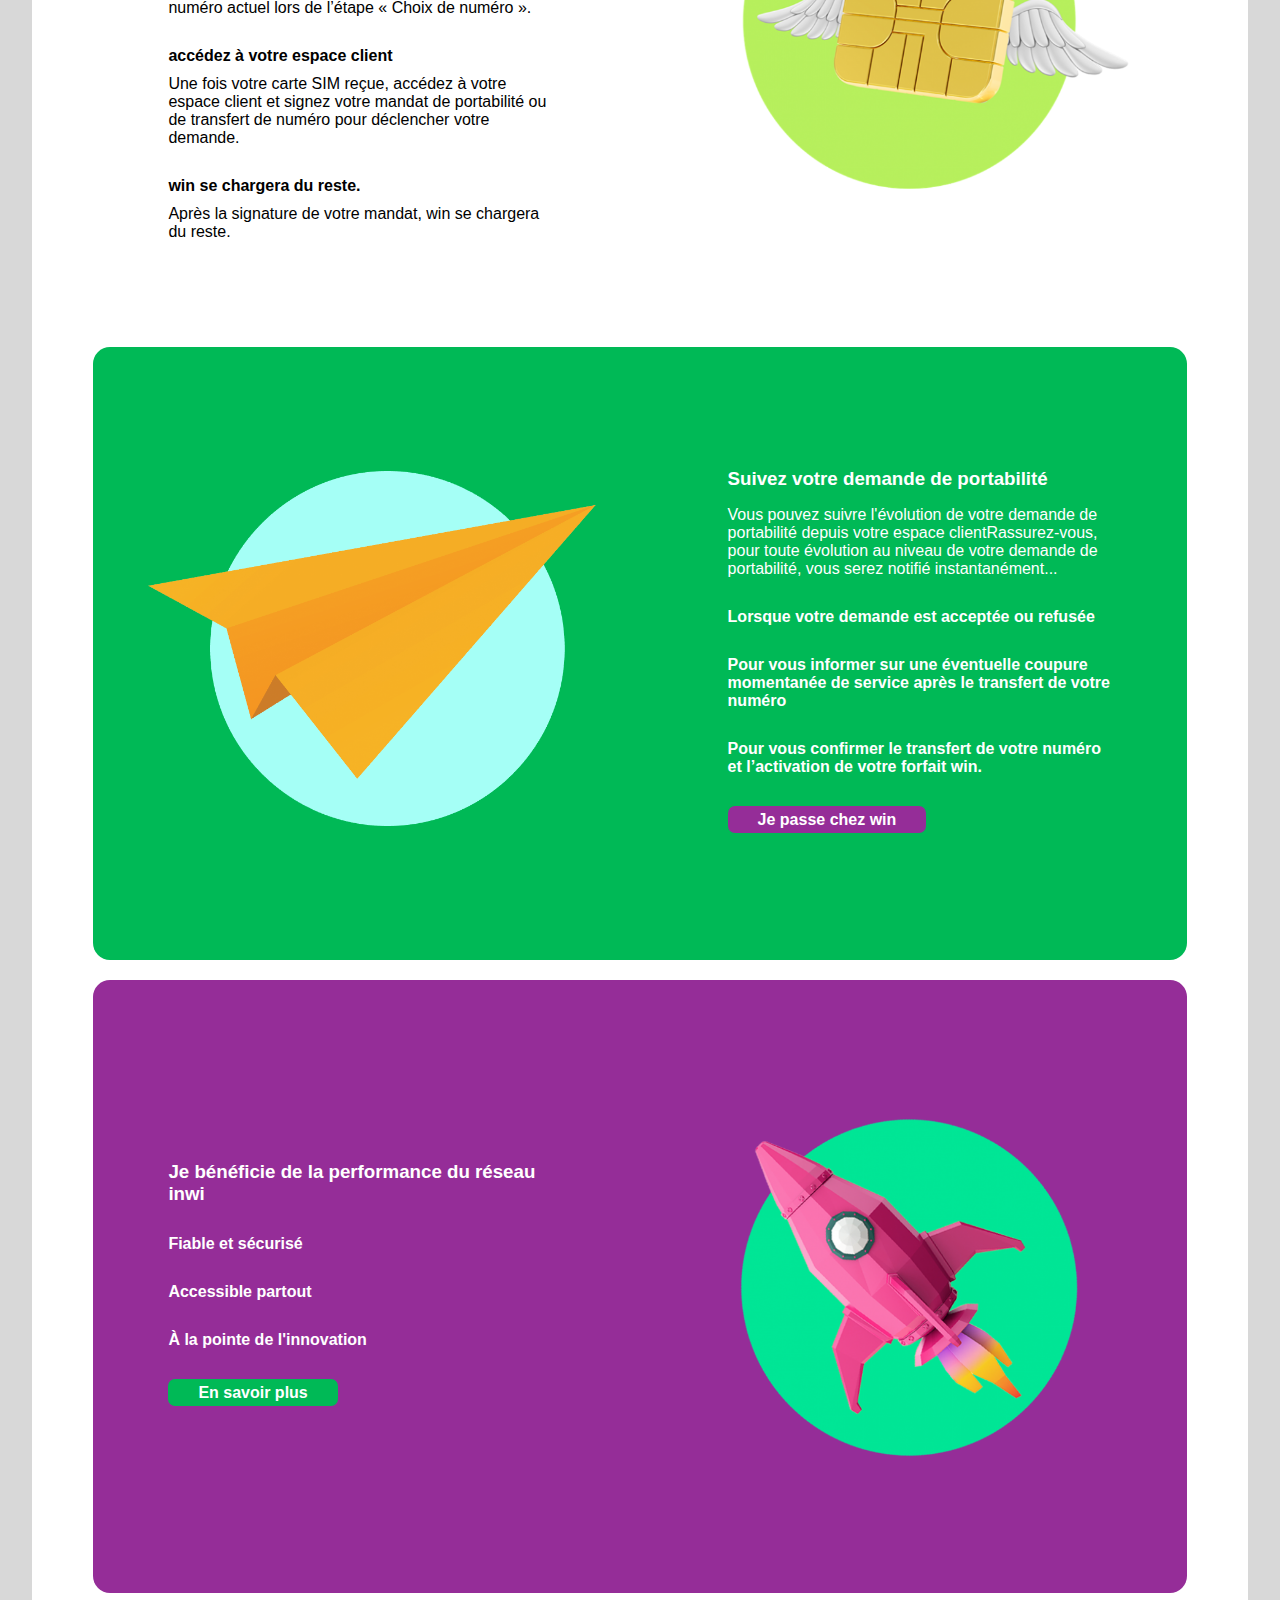
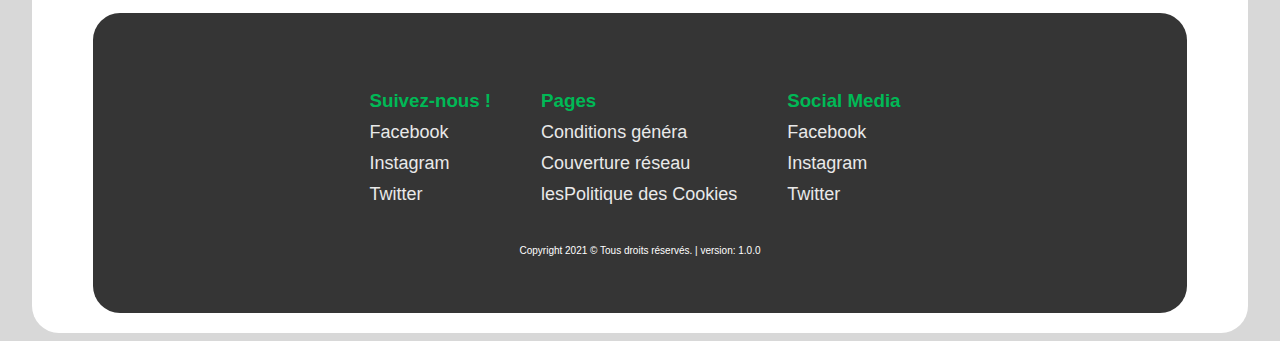
<file: portabilite.html>
<!DOCTYPE html>
<html lang="en">

<head>
    <meta charset="UTF-8">
    <link rel="stylesheet" href="men.css">
    <link rel="shortcut icon" href="images/1200x630wa-removebg-preview.png" type="image/x-icon">
    <meta http-equiv="X-UA-Compatible" content="IE=edge">
    <link rel="stylesheet" href="https://pro.fontawesome.com/releases/v5.10.0/css/all.css"
        integrity="sha384-AYmEC3Yw5cVb3ZcuHtOA93w35dYTsvhLPVnYs9eStHfGJvOvKxVfELGroGkvsg+p" crossorigin="anonymous" />
    <meta name="viewport" content="width=device-width, initial-scale=1.0">
    <title>portabilite-win</title>
</head>

<body>
    <div class="all-content">
        <div class="navigationbar">
            <i id="only-mobile" onclick="showhidNav()" class="fas fa-bars "></i>
            <div class="logo">
                <a class="logo" href="index.html"><img src="images/1200x630wa-removebg-preview.png" width="30" alt=""
                        srcset=""> Win
                    by inwi</a>
            </div>
            <div id="nanigation" class="nanigation hide">
                <a href="Forfaitmobile.html">Forfait mobile</a>
                <a class="activenave" href="portabilite.html">Portabilité</a>
                <a href="pass.html">Pass</a>
                <a href="aide.html">Aide</a>
                <a href="login.html">Espace client</a>
            </div>
            <div class="left-nav-items">
                <i class="fas fa-shopping-cart"></i>
                <div id="langue"><i class="fas fa-globe-europe"></i></div>
                <img src="images/sider.png" width="30" alt="" srcset="">
            </div>
        </div>
        <div class="slider">
            <div id="slider-items">
                <div>
                    <h1>Win by inwi</h1>
                    <h3>Passez chez win sans changer de numéro </h3>
                </div>
                <button>Je compose mon forfait !</button>
            </div>
            <img src="images/portabilite.png" alt="" srcset="">
        </div>
        <!--  -->
        <div class="win-info ">
            <img src="images/win1.png" alt="" srcset="">
            <div class="info-text ">
                <div class="info-content">
                    <h4><i class="fas fa-chevron-circle-down"></i> C'est quoi la portabilité ?</h4>
                    <p>
                        La portabilité (ou le transfert de numéro) est un service gratuit qui vous permet de rejoindre
                        win tout en conservant votre numéro de téléphone actuel.
                    </p>
                </div>
                <div class="Lets-go">
                    <a href=""> Let's go</a>
                </div>
            </div>
        </div>
        <!--  -->
        <div class="slider resux">
            <h1>win se charge de tout</h1>
            <div class="sim">
                <div class="sim-inf">
                    <img src="images/sim.png" alt="" srcset="">
                    <p>Résiliation de votre ligne auprès de votre opérateur actuel</p>
                </div>
                <div class="sim-inf">
                    <img src="images/resaux.png" alt="" srcset="">
                    <p>Mise en service de votre ligne</p>
                </div>
            </div>
        </div>
        <!--  -->
        <div class="win-info ">
            <div class="info-text ">
                <div class="info-content">
                    <h2> C'est quoi la portabilité ?</h2>
                    <h3>
                        Plus besoin de vous déplacer en agence, vous faites tout directement depuis l'app win by inwi,
                        ou depuis le site web.
                    </h3>
                </div>
                <div class="info-content">
                    <h4><i class="fas fa-chevron-circle-down"></i> Souscrivez votre forfait </h4>
                    <p>
                        Souscrivez votre forfait en choisissant de garder votre numéro actuel lors de l’étape « Choix de
                        numéro ».
                    </p>
                </div>
                <div class="info-content">
                    <h4><i class="fas fa-chevron-circle-down"></i> accédez à votre espace client</h4>
                    <p>
                        Une fois votre carte SIM reçue, accédez à votre espace client et signez votre mandat de
                        portabilité ou de transfert de numéro pour déclencher votre demande.
                    </p>
                </div>
                <div class="info-content">
                    <h4><i class="fas fa-chevron-circle-down"></i> win se chargera du reste. </h4>
                    <p>
                        Après la signature de votre mandat, win se chargera du reste.
                    </p>
                </div>
            </div>
            <img src="images/win1.png" alt="" srcset="">
        </div>
        <!--  -->
        <!--  -->
        <div class="win-info green">
            <img src="images/arrow.png" alt="" srcset="">
            <div class="info-text white-text">
                <h3>Suivez votre demande de portabilité</h3>
                <p> Vous pouvez suivre l'évolution de votre demande de portabilité depuis votre espace
                    clientRassurez-vous, pour toute évolution au niveau de votre demande de portabilité, vous serez
                    notifié
                    instantanément...</p>
                <div class="info-content">
                    <h4><i class="fas fa-chevron-circle-down"></i> Lorsque votre demande est acceptée ou refusée</h4>
                </div>
                <div class="info-content">
                    <h4><i class="fas fa-chevron-circle-down"></i> Pour vous informer sur une éventuelle coupure
                        momentanée de service après le transfert de votre numéro </h4>
                </div>
                <div class="info-content">
                    <h4><i class="fas fa-chevron-circle-down"></i> Pour vous confirmer le transfert de votre numéro et
                        l’activation de votre forfait win.</h4>
                </div>
                <div class="Lets-go ">
                    <a class="inwi-color" href=""> Je passe chez win</a>
                </div>
            </div>
        </div>
        <!--  -->
        <!--  -->
        <div class="win-info inwi-color">
            <div class="info-text white-text">
                <h3>Je bénéficie de la performance du réseau inwi</h3>
                <div class="info-content">
                    <h4><i class="fas fa-chevron-circle-down"></i> Fiable et sécurisé</h4>
                </div>
                <div class="info-content">
                    <h4><i class="fas fa-chevron-circle-down"></i> Accessible partout </h4>
                </div>
                <div class="info-content">
                    <h4><i class="fas fa-chevron-circle-down"></i> À la pointe de l'innovation</h4>
                </div>
                <div class="Lets-go ">
                    <a class="green" href=""> En savoir plus</a>
                </div>
            </div>
            <img src="images/arm.png" alt="" srcset="">
        </div>
        <!--  -->
        <footer>
            <div class="footer">
                <div class="foter-item">
                    <h3>Suivez-nous !</h3>
                    <a href="http://"><i class="fab fa-facebook"></i> Facebook</a>
                    <a href="http://"><i class="fab fa-instagram"></i> Instagram</a>
                    <a href="http://"><i class="fab fa-twitter"></i> Twitter</a>
                </div>
                <div class="foter-item">
                    <h3>Pages</h3>
                    <a href="http://"> Conditions généra</a>
                    <a href="http://"> Couverture réseau</a>
                    <a href="http://"> lesPolitique des Cookies</a>
                </div>
                <div class="foter-item">
                    <h3>Social Media</h3>
                    <a href="http://"><i class="fab fa-facebook"></i> Facebook</a>
                    <a href="http://"><i class="fab fa-instagram"></i> Instagram</a>
                    <a href="http://"><i class="fab fa-twitter"></i> Twitter</a>
                </div>
            </div>
            <p>Copyright 2021 © Tous droits réservés. | version: 1.0.0</p>
        </footer>
        <!-- js -->
        <script src="min.js"></script>
</body>
<style>
    .resux {
        color: cornsilk;
        display: flex;
        align-items: center;
        justify-content: center;
        flex-direction: column;
    }

    .sim {
        display: flex;
        flex-direction: row;
        flex-wrap: wrap;
        align-items: center;
        justify-content: space-around;
    }

    .sim-inf {
        display: flex;
        flex-wrap: nowrap;
        align-items: center;
        justify-content: center;
    }

    .resux h1 {
        margin-left: 20px;
    }

    .sim-inf img {
        padding: 20px;
    }

    .sim-inf p {
        color: cornsilk;
        font-weight: bold;
    }

    .sim-inf img {
        width: 60px;
        height: 60px;
    }
</style>

</html>
</file>
<file: men.css>
body{
    background-color: #d8d8d8;
    font-family: Arial, Helvetica, sans-serif;
}
.navigationbar{
    position: sticky;
    top: 0;
    border-radius: 27px;
    margin-top: 20px;
    background-color: white;
    margin-bottom: 20px;
    display: flex;
    width: 100%;
    flex-direction: row;
    padding-top: 20px;
    padding-bottom: 20px;
    align-items: center;
    justify-content: space-around !important;
}
.logo{
    font-weight: bold;
    display: flex;
    align-items: center;
}
.activenave{
    color: #00b956 !important;
}
.logo a{
    color: #00b956;
    text-decoration: none;
}
.services {
    margin-top: 20px;
    display: flex;
    flex-wrap: wrap;
    /* align-items: center; */
    justify-content: space-between;
    width: 90%;
    min-height: 36vh;
}
.service-card{
    display: flex;
    flex-direction: column;
    align-items: center;
}
.service-card p{
    text-align: center;
}
.logo img{
    margin-right: 10px;
}
#langue{
    margin-left: 13px;
    margin-right: 13px;
}
#langue i{
    margin-right: 5px;
}
.service-card{
    background-color: #e9e9e9;
    width: 20%;
    height: 160px;
    padding: 20px;
    margin-top:20px;
    margin-bottom:20px;
    border-radius: 27px;

}
.left-nav-items{
    display: flex;
    align-items: center;
    justify-content: space-between;
}
.nanigation a{
    margin-left: 30px;
    text-decoration: none;
    font-weight: bold;
    color: black;
}
.all-content {
    display: flex;
    flex-direction: column;
    flex-wrap: wrap;
    align-items: center;
    justify-content: space-around;
    padding-bottom: 20px;
    width: 95vw;
    min-height: 95vh;
    margin: auto;
    /* margin-top: 20px; */
    background-color: white;
    border-radius: 27px;
}
.slider{
    display: flex;
    flex-direction: row;
    flex-wrap: wrap-reverse;
    align-items: center;
    justify-content: space-around;
    width: 90%;
    min-height: 27vh;    min-height: 27vh;    min-height: 27vh;
    background-color: #00b956;
    border-radius: 27px;
}
#slider-items{
    margin: 20px;
    color: white;
    display: flex;
    align-items: flex-start;
    flex-direction: column;
    justify-content: space-between;
}
#slider-items  h1 , h3{
    margin: 0;
    padding: 0;
}
#slider-items  button{
    margin-top: 20px;
    background-color: #881e99;
    color: white;
    border: none;
    padding-top: 10px;
    border-radius: 5px;
    padding-bottom: 10px;
    padding-left: 30px;
    padding-right: 30px;
}
.slider img{
    width: 300px;
}
.win-info{
    margin-top: 20px;
    display: flex;
    align-items: center;
    justify-content: space-around;
    flex-wrap: wrap-reverse;
    width: 90%; 
    min-height: 67vh;
    padding-bottom: 10px;
    border-radius: 17px;
}
.green{
    background-color: #00b956 !important; 
}
.darkwhite{
    background-color: #e9e9e9 !important; 
}
.inwi-color{
    background-color: #952d98 !important;
}
.black-text{
    color: black !important;
}
.white-text{
    color: white !important ;
}
.info-text{
    margin: 20px;
    width: 30vw;
}
.info-content p{
    margin: 0;
}
.app-content{
    display: flex;
    flex-wrap: wrap;
    justify-content: flex-start;
}
.info-content h4{
    margin: 0;
    margin-top: 30px;
    margin-bottom: 10px;
}
.info-content i{
    color: gold;
}
.info-content img{
    width: 100px !important;
    /* margin-top: 30px; */
    margin-left: 10px;
}
.Lets-go a{
    padding-left: 30px;
    padding-top: 5px;
    font-weight: bold;
    padding-bottom: 5px;
    color: white;
    background-color: indigo;
    padding-right: 30px;
    text-decoration: none;
    border-radius: 7px;
    border: none;
}
.Lets-go{
    margin-top: 35px;

}

.win-info img{
    width: 35vw;
}
#only-mobile{
    display: none;
}

/* footrt css */
footer{
    display: flex;
    flex-direction: column;
    justify-content: center;
    align-items: center ;
    margin-top: 20px;
    width: 90%;
    min-height: 300px;
    background-color: rgb(53, 53, 53);
    border-radius: 27px;
}
.footer {
    display: flex;
    flex-wrap: wrap;
    align-items: center;
    justify-content: center;
}

.foter-item a {
    margin-top: 10px;
    font-size: 18px;
    color: #e9e9e9;
    text-decoration: none;
}

.foter-item h3 {
    color: #00b956;
}

.foter-item {
    margin: 30px;
    margin-left: 20px;
    display: flex;
    flex-direction: column;
}
footer p{
    color: white;
    font-size: 10px;
    text-align: center;
}
/* end css fotter */
@media screen and (max-width: 800px) {
    .service-card{
        background-color: #e9e9e9;
        width: 100%;
        height: 160px;
        padding: 20px;
        margin-top:20px;
        margin-bottom:20px;
        border-radius: 27px;
    
    }
    .footer {
        display: flex;
        flex-wrap: wrap;
        align-items: center;
        justify-content: flex-start;
    }
    .app-content{
        display: flex;
        flex-direction: column;
        justify-content: center;
        align-items: center;
    }
    .info-content img {
        width: 188px !important;
        margin-top: 5px;
        margin-left: 10px;
    }
    .nanigation{
        position: absolute;
        width: 90%;
        top: 60px;
        display: flex;
        background-color: white;
        flex-direction: column;
        text-decoration: none;
        font-weight: bold;
        color: black;
        padding-bottom:25px;

    }
    .show{
        display: flex !important;
    }
    .hide{
        display: none !important;
    }
    .nanigation a{
        background-color: whitesmoke;
        padding-top: 20px;
        margin: 0;
        padding-left: 10px;
        border-radius: 20px;
        padding-bottom: 20px;
        margin-top: 5px;
    }
    #only-mobile{
        display: block;
        font-size: 29px;
        margin-left: 5px;
    }
    .info-text{
        margin: 20px;
        width: 100vw;
    }
    .info-content img{
        width: 160px !important;
        margin-top: 7px;
    }
    .win-info img{
        width: 80vw;
    }
  }
</file>
